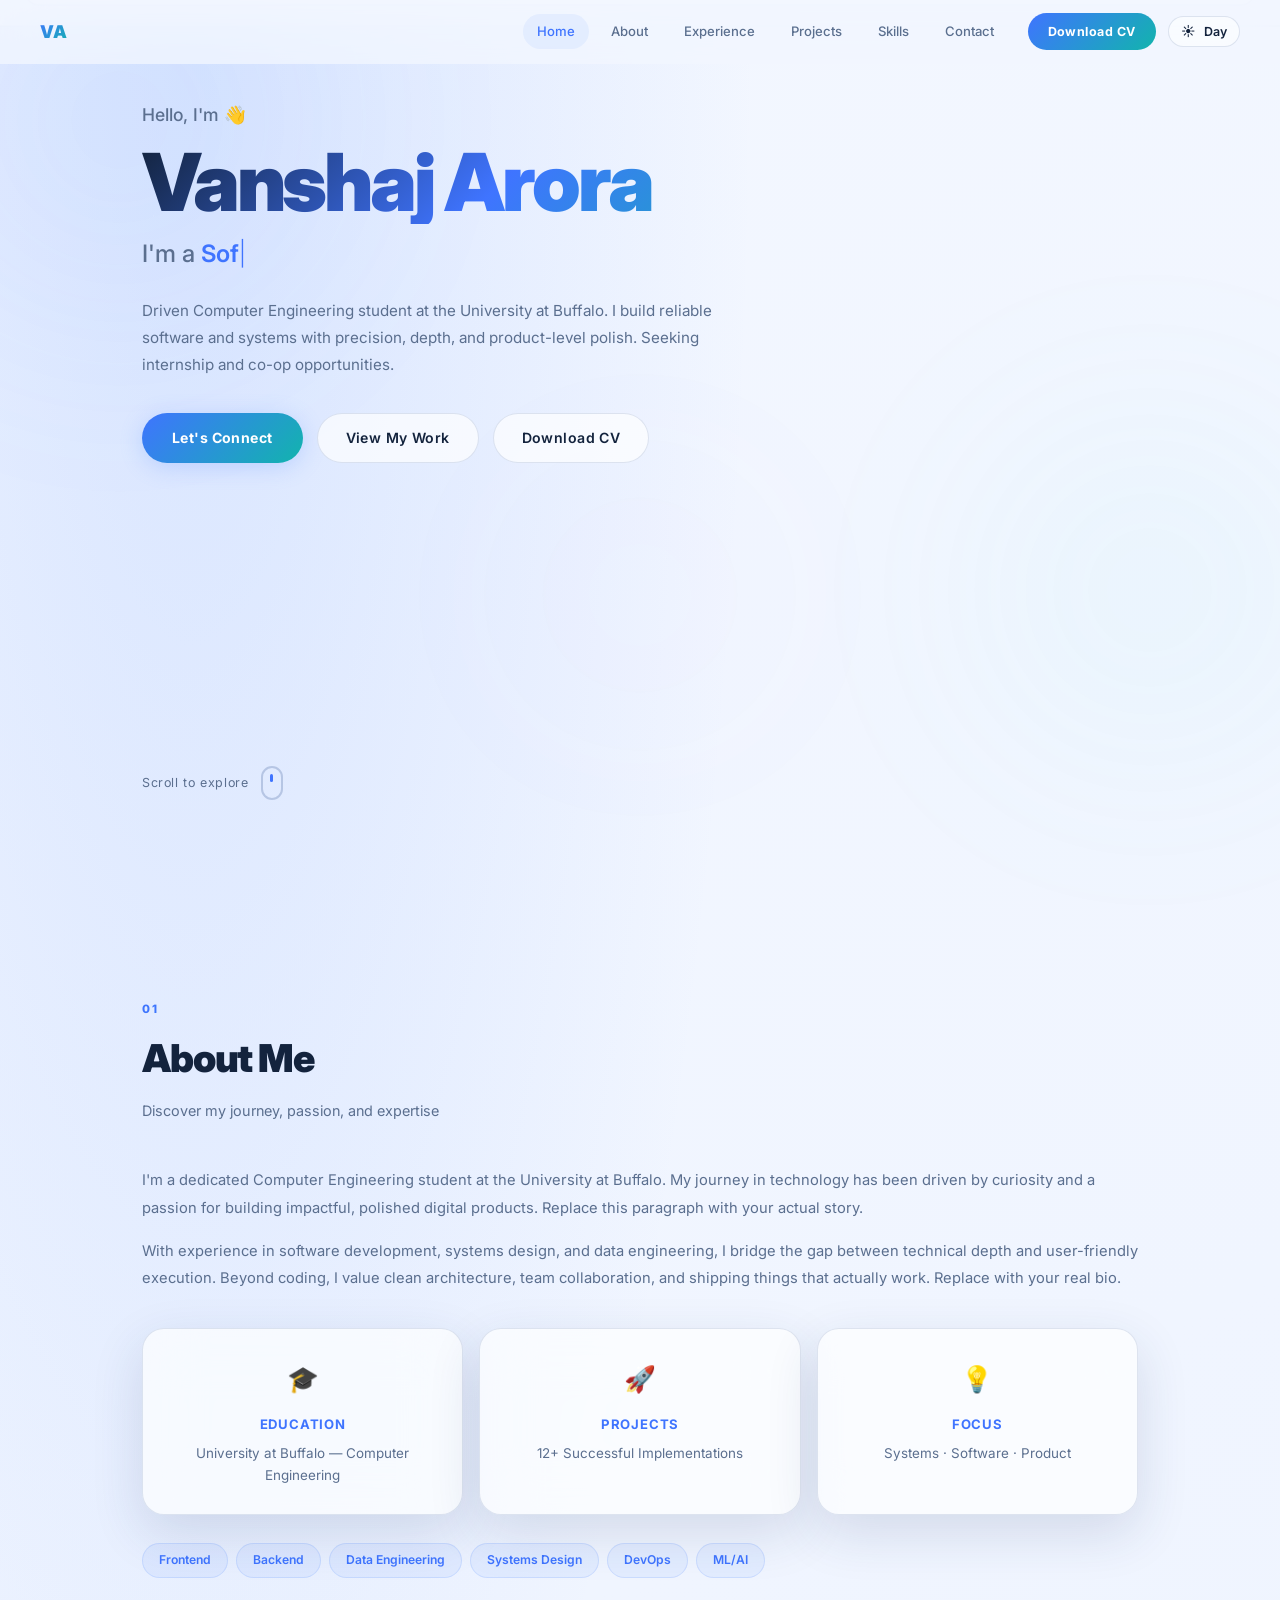
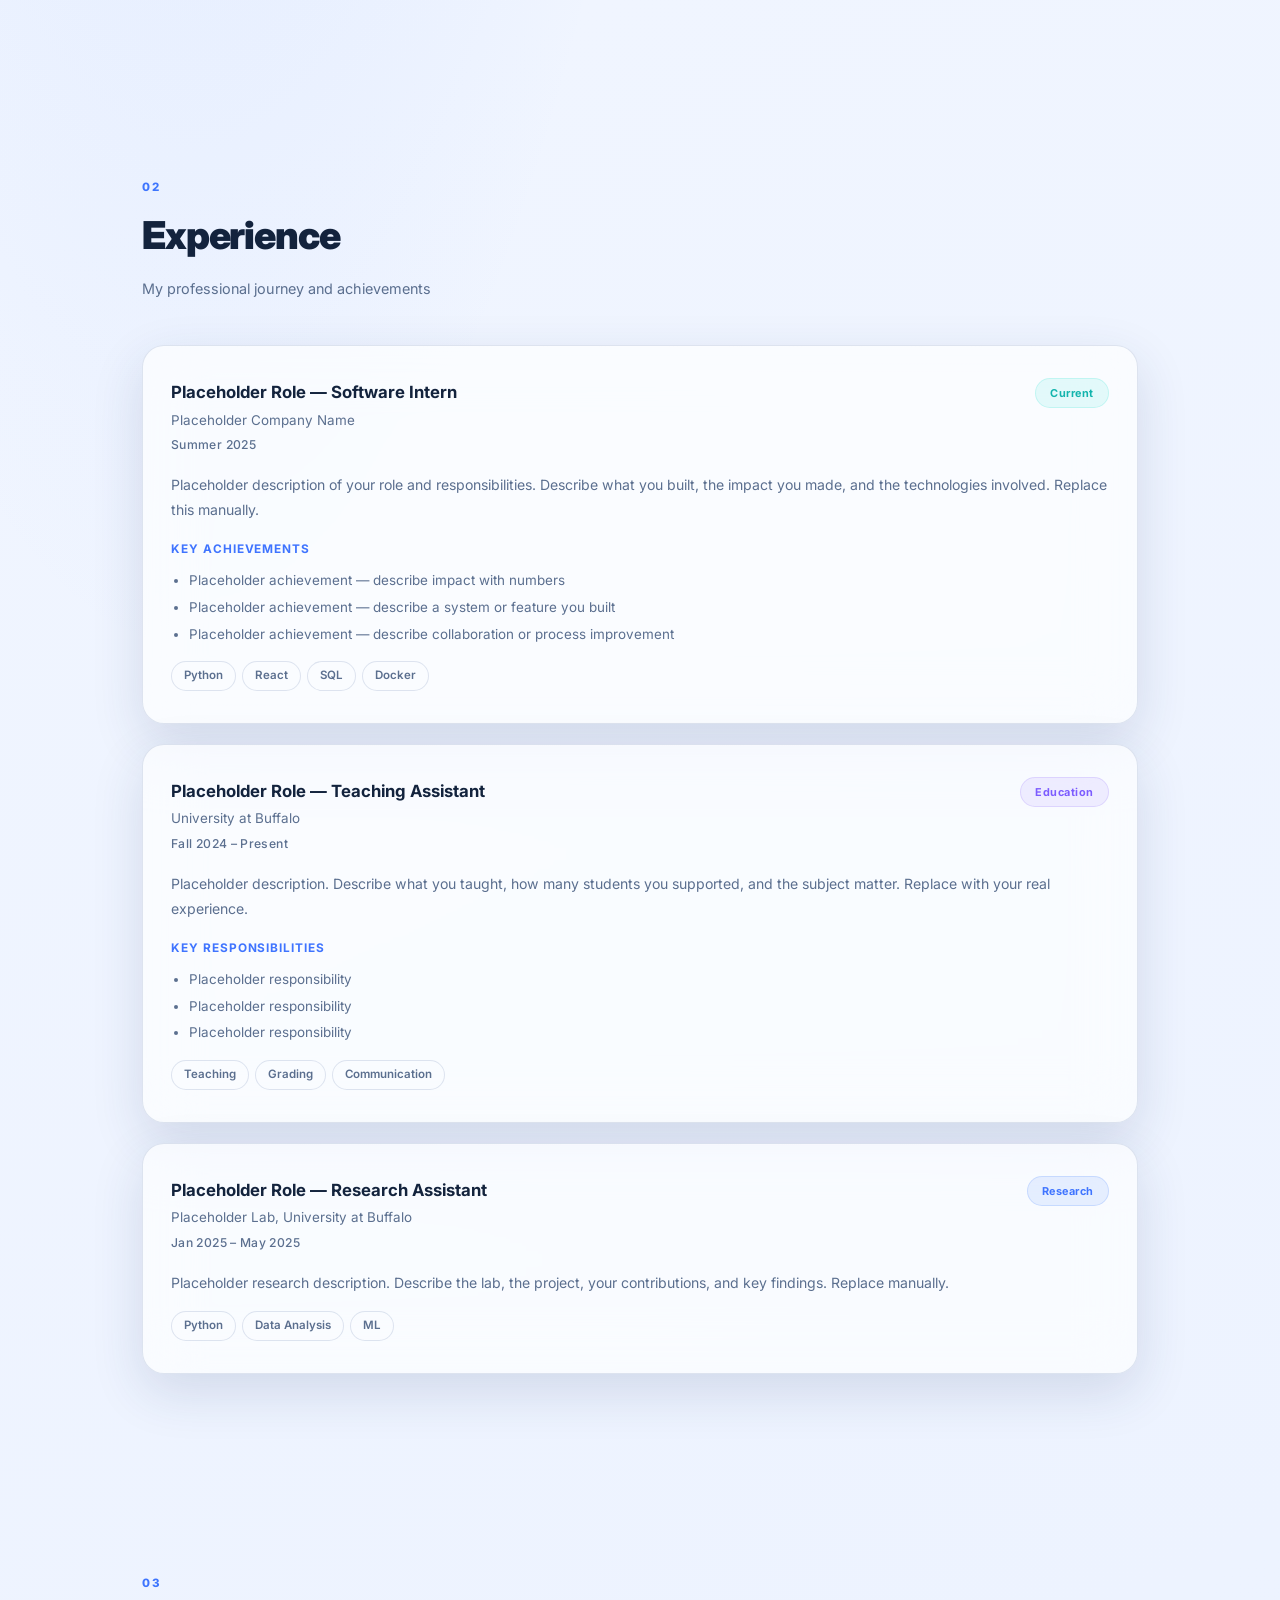
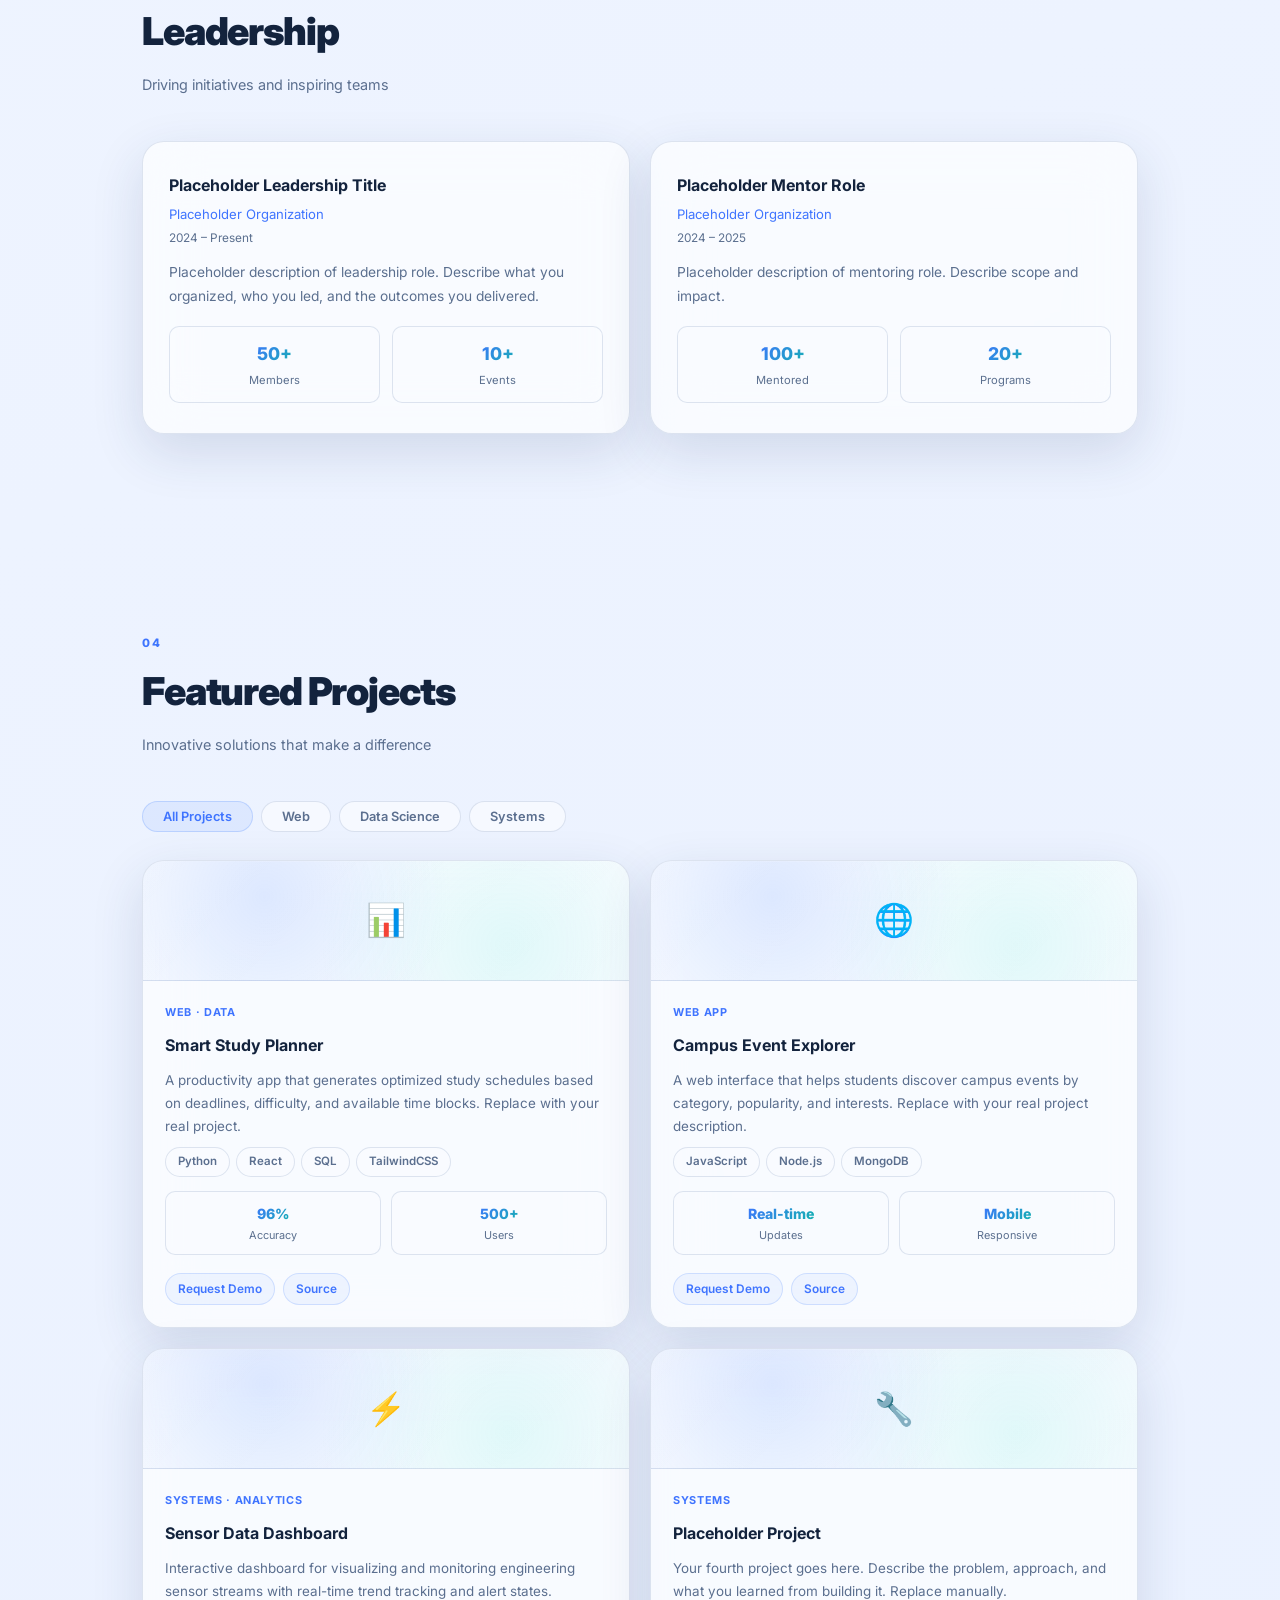
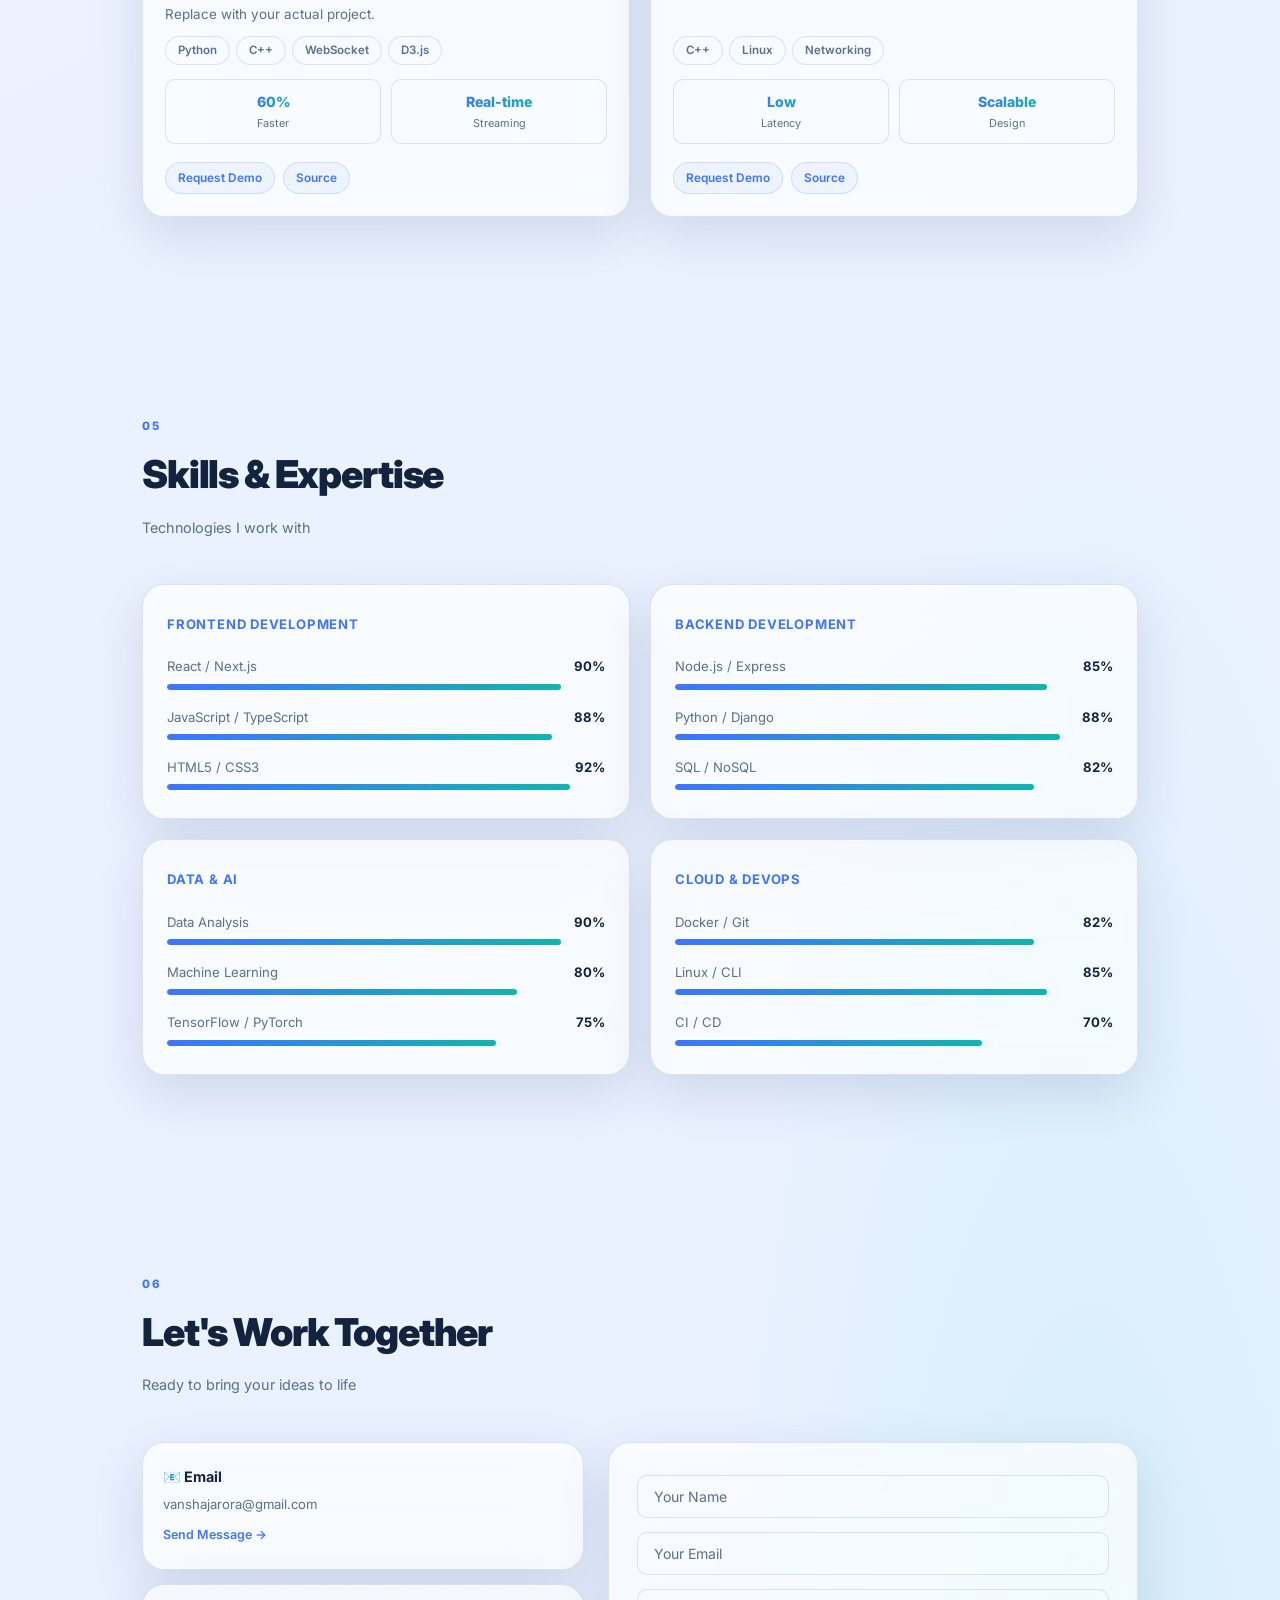
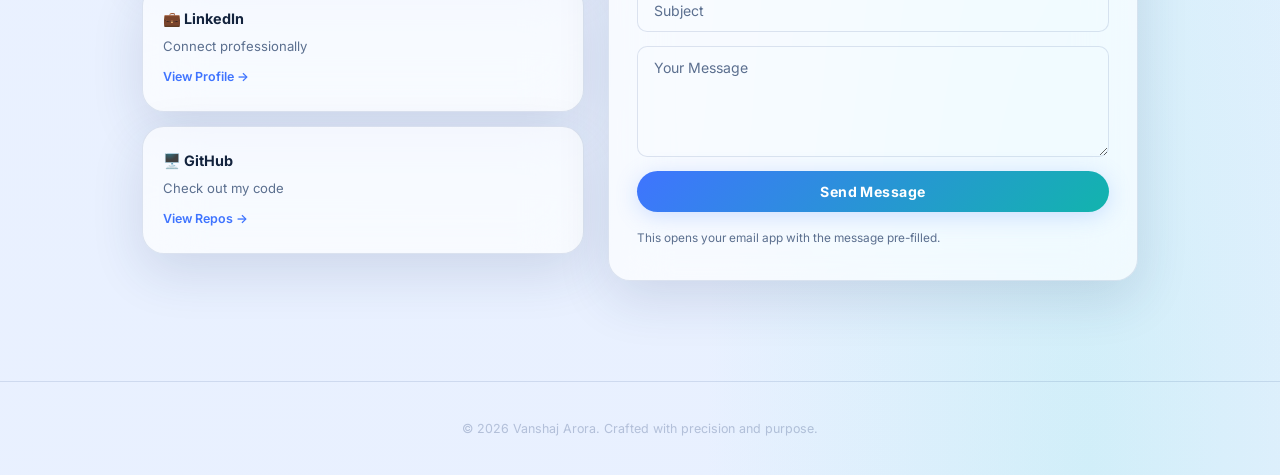
<file: index.html>
<!DOCTYPE html>
<html lang="en">
<head>
  <meta charset="UTF-8" />
  <meta name="viewport" content="width=device-width, initial-scale=1.0" />
  <title>Vanshaj Arora | Software Engineer</title>
  <script>
    (() => {
      const saved = localStorage.getItem("theme");
      const prefersLight = window.matchMedia && window.matchMedia("(prefers-color-scheme: light)").matches;
      const theme = saved || (prefersLight ? "light" : "dark");
      document.documentElement.setAttribute("data-theme", theme);
    })();
  </script>
  <link rel="preconnect" href="https://fonts.googleapis.com">
  <link rel="preconnect" href="https://fonts.gstatic.com" crossorigin>
  <link href="https://fonts.googleapis.com/css2?family=Inter:wght@300;400;500;600;700;800;900&display=swap" rel="stylesheet">
  <link rel="stylesheet" href="./style.css">
</head>
<body>

  <!-- ═══ SCROLL PROGRESS ═══ -->
  <div class="scroll-progress" id="scrollProgress"></div>

  <!-- ═══ CURSOR GLOW ═══ -->
  <div class="cursor-glow" id="cursorGlow" aria-hidden="true"></div>

  <!-- ═══ BACKGROUND ═══ -->
  <div class="bg-blur b1"></div>
  <div class="bg-blur b2"></div>
  <div class="bg-blur b3"></div>
  <div class="particle-overlay"></div>

  <!-- ═══ NAVBAR ═══ -->
  <header class="navbar" id="navbar">
    <a href="#hero" class="nav-logo">VA</a>
    <nav class="nav-links" id="navLinks">
      <a href="#hero" class="active">Home</a>
      <a href="#about">About</a>
      <a href="#experience">Experience</a>
      <a href="#projects">Projects</a>
      <a href="#skills">Skills</a>
      <a href="#contact">Contact</a>
    </nav>
    <div class="nav-right">
      <a href="Vanshaj CV.pdf" download class="nav-cv-btn">Download CV</a>
      <button class="theme-toggle" id="themeToggle" type="button" aria-label="Toggle day and night mode">
        <span class="theme-toggle-icon" id="themeToggleIcon">🌙</span>
        <span class="theme-toggle-label" id="themeToggleLabel">Night</span>
      </button>
      <button class="hamburger" id="hamburger" type="button" aria-label="Toggle menu">
        <span></span><span></span><span></span>
      </button>
    </div>
  </header>

  <!-- ═══ MOBILE NAV ═══ -->
  <div class="mobile-nav" id="mobileNav">
    <a href="#hero">Home</a>
    <a href="#about">About</a>
    <a href="#experience">Experience</a>
    <a href="#projects">Projects</a>
    <a href="#skills">Skills</a>
    <a href="#contact">Contact</a>
    <button class="theme-toggle theme-toggle-mobile" id="themeToggleMobile" type="button" aria-label="Toggle day and night mode">
      <span class="theme-toggle-icon" id="themeToggleIconMobile">🌙</span>
      <span class="theme-toggle-label" id="themeToggleLabelMobile">Night Mode</span>
    </button>
  </div>

  <main>

    <!-- ═══ 00 · HERO ═══ -->
    <section id="hero" class="sect sect-hero">
      <div class="hero-content reveal">
        <p class="hero-hello">Hello, I'm <span class="wave">👋</span></p>
        <h1 class="hero-name">Vanshaj Arora</h1>
        <p class="hero-typed">I'm a <span class="typed" id="typed"></span><span class="typed-cursor">|</span></p>
        <p class="hero-bio">
          Driven Computer Engineering student at the University at Buffalo.
          I build reliable software and systems with precision, depth, and product-level polish.
          Seeking internship and co-op opportunities.
        </p>
        <div class="hero-btns">
          <a href="#contact" class="btn-glow">Let's Connect</a>
          <a href="#projects" class="btn-outline">View My Work</a>
          <a href="Vanshaj CV.pdf" download class="btn-outline">Download CV</a>
        </div>
      </div>
      <div class="scroll-hint reveal">
        <span>Scroll to explore</span>
        <div class="scroll-mouse"><div class="scroll-dot"></div></div>
      </div>
    </section>

    <!-- ═══ 01 · ABOUT ═══ -->
    <section id="about" class="sect">
      <div class="sect-inner reveal">
        <p class="sect-num">01</p>
        <h2 class="sect-title">About Me</h2>
        <p class="sect-sub">Discover my journey, passion, and expertise</p>

        <div class="about-body">
          <p>
            I'm a dedicated Computer Engineering student at the University at Buffalo.
            My journey in technology has been driven by curiosity and a passion for building
            impactful, polished digital products. Replace this paragraph with your actual story.
          </p>
          <p>
            With experience in software development, systems design, and data engineering,
            I bridge the gap between technical depth and user-friendly execution.
            Beyond coding, I value clean architecture, team collaboration, and shipping
            things that actually work. Replace with your real bio.
          </p>
        </div>

        <div class="about-cards">
          <div class="about-card glass-card">
            <div class="about-card-icon">🎓</div>
            <h4>Education</h4>
            <p>University at Buffalo — Computer Engineering</p>
          </div>
          <div class="about-card glass-card">
            <div class="about-card-icon">🚀</div>
            <h4>Projects</h4>
            <p>12+ Successful Implementations</p>
          </div>
          <div class="about-card glass-card">
            <div class="about-card-icon">💡</div>
            <h4>Focus</h4>
            <p>Systems · Software · Product</p>
          </div>
        </div>

        <div class="about-pills">
          <span>Frontend</span>
          <span>Backend</span>
          <span>Data Engineering</span>
          <span>Systems Design</span>
          <span>DevOps</span>
          <span>ML/AI</span>
        </div>
      </div>
    </section>

    <!-- ═══ 02 · EXPERIENCE ═══ -->
    <section id="experience" class="sect">
      <div class="sect-inner reveal">
        <p class="sect-num">02</p>
        <h2 class="sect-title">Experience</h2>
        <p class="sect-sub">My professional journey and achievements</p>

        <div class="exp-list">

          <article class="exp-card glass-card">
            <div class="exp-header">
              <div>
                <h3>Placeholder Role — Software Intern</h3>
                <p class="exp-org">Placeholder Company Name</p>
                <p class="exp-date">Summer 2025</p>
              </div>
              <span class="exp-badge badge-current">Current</span>
            </div>
            <p class="exp-desc">
              Placeholder description of your role and responsibilities. Describe what you
              built, the impact you made, and the technologies involved. Replace this manually.
            </p>
            <div class="exp-highlights">
              <h4>Key Achievements</h4>
              <ul>
                <li>Placeholder achievement — describe impact with numbers</li>
                <li>Placeholder achievement — describe a system or feature you built</li>
                <li>Placeholder achievement — describe collaboration or process improvement</li>
              </ul>
            </div>
            <div class="pill-row">
              <span>Python</span><span>React</span><span>SQL</span><span>Docker</span>
            </div>
          </article>

          <article class="exp-card glass-card">
            <div class="exp-header">
              <div>
                <h3>Placeholder Role — Teaching Assistant</h3>
                <p class="exp-org">University at Buffalo</p>
                <p class="exp-date">Fall 2024 – Present</p>
              </div>
              <span class="exp-badge badge-edu">Education</span>
            </div>
            <p class="exp-desc">
              Placeholder description. Describe what you taught, how many students you
              supported, and the subject matter. Replace with your real experience.
            </p>
            <div class="exp-highlights">
              <h4>Key Responsibilities</h4>
              <ul>
                <li>Placeholder responsibility</li>
                <li>Placeholder responsibility</li>
                <li>Placeholder responsibility</li>
              </ul>
            </div>
            <div class="pill-row">
              <span>Teaching</span><span>Grading</span><span>Communication</span>
            </div>
          </article>

          <article class="exp-card glass-card">
            <div class="exp-header">
              <div>
                <h3>Placeholder Role — Research Assistant</h3>
                <p class="exp-org">Placeholder Lab, University at Buffalo</p>
                <p class="exp-date">Jan 2025 – May 2025</p>
              </div>
              <span class="exp-badge badge-research">Research</span>
            </div>
            <p class="exp-desc">
              Placeholder research description. Describe the lab, the project, your
              contributions, and key findings. Replace manually.
            </p>
            <div class="pill-row">
              <span>Python</span><span>Data Analysis</span><span>ML</span>
            </div>
          </article>

        </div>
      </div>
    </section>

    <!-- ═══ 03 · LEADERSHIP ═══ -->
    <section id="leadership" class="sect">
      <div class="sect-inner reveal">
        <p class="sect-num">03</p>
        <h2 class="sect-title">Leadership</h2>
        <p class="sect-sub">Driving initiatives and inspiring teams</p>

        <div class="lead-grid">

          <article class="lead-card glass-card">
            <h3>Placeholder Leadership Title</h3>
            <p class="lead-org">Placeholder Organization</p>
            <p class="lead-date">2024 – Present</p>
            <p class="lead-desc">
              Placeholder description of leadership role. Describe what you organized,
              who you led, and the outcomes you delivered.
            </p>
            <div class="lead-stats">
              <div class="lead-stat">
                <strong>50+</strong>
                <span>Members</span>
              </div>
              <div class="lead-stat">
                <strong>10+</strong>
                <span>Events</span>
              </div>
            </div>
          </article>

          <article class="lead-card glass-card">
            <h3>Placeholder Mentor Role</h3>
            <p class="lead-org">Placeholder Organization</p>
            <p class="lead-date">2024 – 2025</p>
            <p class="lead-desc">
              Placeholder description of mentoring role. Describe scope and impact.
            </p>
            <div class="lead-stats">
              <div class="lead-stat">
                <strong>100+</strong>
                <span>Mentored</span>
              </div>
              <div class="lead-stat">
                <strong>20+</strong>
                <span>Programs</span>
              </div>
            </div>
          </article>

        </div>
      </div>
    </section>

    <!-- ═══ 04 · PROJECTS ═══ -->
    <section id="projects" class="sect">
      <div class="sect-inner reveal">
        <p class="sect-num">04</p>
        <h2 class="sect-title">Featured Projects</h2>
        <p class="sect-sub">Innovative solutions that make a difference</p>

        <div class="proj-filters">
          <button class="proj-filter active" data-filter="all" type="button">All Projects</button>
          <button class="proj-filter" data-filter="web" type="button">Web</button>
          <button class="proj-filter" data-filter="data" type="button">Data Science</button>
          <button class="proj-filter" data-filter="systems" type="button">Systems</button>
        </div>

        <div class="proj-grid">

          <article class="proj-card glass-card" data-cat="web data">
            <div class="proj-visual">
              <div class="proj-icon">📊</div>
            </div>
            <div class="proj-body">
              <span class="proj-tag">Web · Data</span>
              <h3>Smart Study Planner</h3>
              <p>
                A productivity app that generates optimized study schedules based on deadlines,
                difficulty, and available time blocks. Replace with your real project.
              </p>
              <div class="pill-row">
                <span>Python</span><span>React</span><span>SQL</span><span>TailwindCSS</span>
              </div>
              <div class="proj-stats">
                <div class="proj-stat"><strong>96%</strong><span>Accuracy</span></div>
                <div class="proj-stat"><strong>500+</strong><span>Users</span></div>
              </div>
              <div class="proj-actions">
                <a href="#contact">Request Demo</a>
                <a href="#" onclick="return false;">Source</a>
              </div>
            </div>
          </article>

          <article class="proj-card glass-card" data-cat="web">
            <div class="proj-visual">
              <div class="proj-icon">🌐</div>
            </div>
            <div class="proj-body">
              <span class="proj-tag">Web App</span>
              <h3>Campus Event Explorer</h3>
              <p>
                A web interface that helps students discover campus events by category,
                popularity, and interests. Replace with your real project description.
              </p>
              <div class="pill-row">
                <span>JavaScript</span><span>Node.js</span><span>MongoDB</span>
              </div>
              <div class="proj-stats">
                <div class="proj-stat"><strong>Real-time</strong><span>Updates</span></div>
                <div class="proj-stat"><strong>Mobile</strong><span>Responsive</span></div>
              </div>
              <div class="proj-actions">
                <a href="#contact">Request Demo</a>
                <a href="#" onclick="return false;">Source</a>
              </div>
            </div>
          </article>

          <article class="proj-card glass-card" data-cat="systems data">
            <div class="proj-visual">
              <div class="proj-icon">⚡</div>
            </div>
            <div class="proj-body">
              <span class="proj-tag">Systems · Analytics</span>
              <h3>Sensor Data Dashboard</h3>
              <p>
                Interactive dashboard for visualizing and monitoring engineering sensor streams
                with real-time trend tracking and alert states. Replace with your actual project.
              </p>
              <div class="pill-row">
                <span>Python</span><span>C++</span><span>WebSocket</span><span>D3.js</span>
              </div>
              <div class="proj-stats">
                <div class="proj-stat"><strong>60%</strong><span>Faster</span></div>
                <div class="proj-stat"><strong>Real-time</strong><span>Streaming</span></div>
              </div>
              <div class="proj-actions">
                <a href="#contact">Request Demo</a>
                <a href="#" onclick="return false;">Source</a>
              </div>
            </div>
          </article>

          <article class="proj-card glass-card" data-cat="systems">
            <div class="proj-visual">
              <div class="proj-icon">🔧</div>
            </div>
            <div class="proj-body">
              <span class="proj-tag">Systems</span>
              <h3>Placeholder Project</h3>
              <p>
                Your fourth project goes here. Describe the problem, approach,
                and what you learned from building it. Replace manually.
              </p>
              <div class="pill-row">
                <span>C++</span><span>Linux</span><span>Networking</span>
              </div>
              <div class="proj-stats">
                <div class="proj-stat"><strong>Low</strong><span>Latency</span></div>
                <div class="proj-stat"><strong>Scalable</strong><span>Design</span></div>
              </div>
              <div class="proj-actions">
                <a href="#contact">Request Demo</a>
                <a href="#" onclick="return false;">Source</a>
              </div>
            </div>
          </article>

        </div>
      </div>
    </section>

    <!-- ═══ 05 · SKILLS ═══ -->
    <section id="skills" class="sect">
      <div class="sect-inner reveal">
        <p class="sect-num">05</p>
        <h2 class="sect-title">Skills &amp; Expertise</h2>
        <p class="sect-sub">Technologies I work with</p>

        <div class="skills-grid">

          <div class="skill-block glass-card">
            <h3>Frontend Development</h3>
            <div class="skill-bar-group">
              <div class="skill-bar-item">
                <div class="skill-bar-top"><span>React / Next.js</span><span>90%</span></div>
                <div class="skill-bar-track"><div class="skill-bar-fill" style="--w:90%"></div></div>
              </div>
              <div class="skill-bar-item">
                <div class="skill-bar-top"><span>JavaScript / TypeScript</span><span>88%</span></div>
                <div class="skill-bar-track"><div class="skill-bar-fill" style="--w:88%"></div></div>
              </div>
              <div class="skill-bar-item">
                <div class="skill-bar-top"><span>HTML5 / CSS3</span><span>92%</span></div>
                <div class="skill-bar-track"><div class="skill-bar-fill" style="--w:92%"></div></div>
              </div>
            </div>
          </div>

          <div class="skill-block glass-card">
            <h3>Backend Development</h3>
            <div class="skill-bar-group">
              <div class="skill-bar-item">
                <div class="skill-bar-top"><span>Node.js / Express</span><span>85%</span></div>
                <div class="skill-bar-track"><div class="skill-bar-fill" style="--w:85%"></div></div>
              </div>
              <div class="skill-bar-item">
                <div class="skill-bar-top"><span>Python / Django</span><span>88%</span></div>
                <div class="skill-bar-track"><div class="skill-bar-fill" style="--w:88%"></div></div>
              </div>
              <div class="skill-bar-item">
                <div class="skill-bar-top"><span>SQL / NoSQL</span><span>82%</span></div>
                <div class="skill-bar-track"><div class="skill-bar-fill" style="--w:82%"></div></div>
              </div>
            </div>
          </div>

          <div class="skill-block glass-card">
            <h3>Data &amp; AI</h3>
            <div class="skill-bar-group">
              <div class="skill-bar-item">
                <div class="skill-bar-top"><span>Data Analysis</span><span>90%</span></div>
                <div class="skill-bar-track"><div class="skill-bar-fill" style="--w:90%"></div></div>
              </div>
              <div class="skill-bar-item">
                <div class="skill-bar-top"><span>Machine Learning</span><span>80%</span></div>
                <div class="skill-bar-track"><div class="skill-bar-fill" style="--w:80%"></div></div>
              </div>
              <div class="skill-bar-item">
                <div class="skill-bar-top"><span>TensorFlow / PyTorch</span><span>75%</span></div>
                <div class="skill-bar-track"><div class="skill-bar-fill" style="--w:75%"></div></div>
              </div>
            </div>
          </div>

          <div class="skill-block glass-card">
            <h3>Cloud &amp; DevOps</h3>
            <div class="skill-bar-group">
              <div class="skill-bar-item">
                <div class="skill-bar-top"><span>Docker / Git</span><span>82%</span></div>
                <div class="skill-bar-track"><div class="skill-bar-fill" style="--w:82%"></div></div>
              </div>
              <div class="skill-bar-item">
                <div class="skill-bar-top"><span>Linux / CLI</span><span>85%</span></div>
                <div class="skill-bar-track"><div class="skill-bar-fill" style="--w:85%"></div></div>
              </div>
              <div class="skill-bar-item">
                <div class="skill-bar-top"><span>CI / CD</span><span>70%</span></div>
                <div class="skill-bar-track"><div class="skill-bar-fill" style="--w:70%"></div></div>
              </div>
            </div>
          </div>

        </div>
      </div>
    </section>

    <!-- ═══ 06 · CONTACT ═══ -->
    <section id="contact" class="sect">
      <div class="sect-inner reveal">
        <p class="sect-num">06</p>
        <h2 class="sect-title">Let's Work Together</h2>
        <p class="sect-sub">Ready to bring your ideas to life</p>

        <div class="contact-grid">

          <div class="contact-links">
            <a href="mailto:vanshajarora@gmail.com" class="contact-link-card glass-card">
              <h4>📧 Email</h4>
              <p>vanshajarora@gmail.com</p>
              <span class="cl-action">Send Message →</span>
            </a>
            <a href="https://linkedin.com/in/vanshaj" target="_blank" rel="noopener" class="contact-link-card glass-card">
              <h4>💼 LinkedIn</h4>
              <p>Connect professionally</p>
              <span class="cl-action">View Profile →</span>
            </a>
            <a href="https://github.com/vanshaj" target="_blank" rel="noopener" class="contact-link-card glass-card">
              <h4>🖥️ GitHub</h4>
              <p>Check out my code</p>
              <span class="cl-action">View Repos →</span>
            </a>
          </div>

          <form class="contact-form glass-card" id="contactForm">
            <input type="text" placeholder="Your Name" required />
            <input type="email" placeholder="Your Email" required />
            <input type="text" placeholder="Subject" />
            <textarea placeholder="Your Message" rows="5" required></textarea>
            <button type="submit" class="btn-glow">Send Message</button>
            <p class="form-note" id="formNote">This opens your email app with the message pre-filled.</p>
          </form>

        </div>
      </div>
    </section>

  </main>

  <footer>
    <p>&copy; 2026 Vanshaj Arora. Crafted with precision and purpose.</p>
  </footer>

  <!-- Back to top -->
  <button class="back-to-top" id="backToTop" aria-label="Back to top" type="button">↑</button>

  <script>
    /* ── REFS ── */
    const $ = (s) => document.querySelector(s);
    const $$ = (s) => document.querySelectorAll(s);
    const navbar          = $("#navbar");
    const hamburger       = $("#hamburger");
    const mobileNav       = $("#mobileNav");
    const navLinks        = $$(".nav-links a, .mobile-nav a");
    const scrollProgress  = $("#scrollProgress");
    const cursorGlow      = $("#cursorGlow");
    const backToTop       = $("#backToTop");
    const revealEls       = $$(".reveal");
    const filterBtns      = $$(".proj-filter");
    const projCards       = $$(".proj-card");
    const skillBars       = $$(".skill-bar-fill");
    const contactForm     = $("#contactForm");
    const formNote        = $("#formNote");
    const themeToggle     = $("#themeToggle");
    const themeToggleIcon = $("#themeToggleIcon");
    const themeToggleLabel = $("#themeToggleLabel");
    const themeToggleMobile = $("#themeToggleMobile");
    const themeToggleIconMobile = $("#themeToggleIconMobile");
    const themeToggleLabelMobile = $("#themeToggleLabelMobile");
    const reduced         = window.matchMedia("(prefers-reduced-motion: reduce)").matches;

    /* ── TYPED EFFECT ── */
    const roles = [
      "Software Engineer",
      "Computer Engineering Student",
      "Systems Thinker",
      "Product Builder",
      "Full Stack Developer"
    ];
    let roleIdx = 0, charIdx = 0, deleting = false;
    const typedEl = $("#typed");
    function typeLoop() {
      const current = roles[roleIdx];
      if (!deleting) {
        typedEl.textContent = current.substring(0, ++charIdx);
        if (charIdx === current.length) { deleting = true; setTimeout(typeLoop, 1800); return; }
        setTimeout(typeLoop, 70);
      } else {
        typedEl.textContent = current.substring(0, --charIdx);
        if (charIdx === 0) { deleting = false; roleIdx = (roleIdx + 1) % roles.length; setTimeout(typeLoop, 400); return; }
        setTimeout(typeLoop, 40);
      }
    }
    typeLoop();

    /* ── SCROLL ── */
    const sections = $$("section[id]");
    function onScroll() {
      const sy = window.scrollY;
      navbar.classList.toggle("scrolled", sy > 40);
      backToTop.classList.toggle("visible", sy > 500);
      const dh = document.documentElement.scrollHeight - window.innerHeight;
      if (scrollProgress) scrollProgress.style.width = dh > 0 ? `${(sy / dh) * 100}%` : "0%";

      let current = "";
      sections.forEach((s) => {
        if (sy >= s.offsetTop - 200) current = s.id;
      });
      navLinks.forEach((a) => {
        a.classList.toggle("active", a.getAttribute("href") === `#${current}`);
      });
    }
    window.addEventListener("scroll", onScroll, { passive: true });
    onScroll();

    /* ── HAMBURGER ── */
    hamburger?.addEventListener("click", () => {
      hamburger.classList.toggle("open");
      mobileNav?.classList.toggle("open");
    });
    $$(".mobile-nav a").forEach((a) => a.addEventListener("click", () => {
      hamburger?.classList.remove("open");
      mobileNav?.classList.remove("open");
    }));

    /* ── BACK TO TOP ── */
    backToTop?.addEventListener("click", () => window.scrollTo({ top: 0, behavior: "smooth" }));

    /* ── CURSOR GLOW ── */
    if (cursorGlow && !reduced) {
      window.addEventListener("pointermove", (e) => {
        cursorGlow.style.transform = `translate(${e.clientX - 140}px,${e.clientY - 140}px)`;
      });
    }

    /* ── THEME TOGGLE ── */
    const setTheme = (theme) => {
      const isLight = theme === "light";
      document.documentElement.setAttribute("data-theme", isLight ? "light" : "dark");
      localStorage.setItem("theme", isLight ? "light" : "dark");
      if (themeToggleIcon) themeToggleIcon.textContent = isLight ? "☀️" : "🌙";
      if (themeToggleLabel) themeToggleLabel.textContent = isLight ? "Day" : "Night";
      if (themeToggleIconMobile) themeToggleIconMobile.textContent = isLight ? "☀️" : "🌙";
      if (themeToggleLabelMobile) themeToggleLabelMobile.textContent = isLight ? "Day Mode" : "Night Mode";
    };
    const currentTheme = document.documentElement.getAttribute("data-theme") || "dark";
    setTheme(currentTheme);
    const toggleTheme = () => {
      const now = document.documentElement.getAttribute("data-theme") || "dark";
      setTheme(now === "dark" ? "light" : "dark");
    };
    themeToggle?.addEventListener("click", toggleTheme);
    themeToggleMobile?.addEventListener("click", toggleTheme);

    /* ── REVEAL ── */
    if (!reduced) {
      const rObs = new IntersectionObserver((entries) => {
        entries.forEach((e) => { if (e.isIntersecting) { e.target.classList.add("revealed"); rObs.unobserve(e.target); } });
      }, { threshold: 0.12 });
      revealEls.forEach((el) => rObs.observe(el));

      const sObs = new IntersectionObserver((entries) => {
        entries.forEach((e) => { if (e.isIntersecting) { e.target.classList.add("filled"); sObs.unobserve(e.target); } });
      }, { threshold: 0.3 });
      skillBars.forEach((b) => sObs.observe(b));
    } else {
      revealEls.forEach((el) => el.classList.add("revealed"));
      skillBars.forEach((b) => b.classList.add("filled"));
    }

    /* ── PROJECT FILTER ── */
    filterBtns.forEach((btn) => {
      btn.addEventListener("click", () => {
        const f = btn.dataset.filter;
        filterBtns.forEach((b) => b.classList.remove("active"));
        btn.classList.add("active");
        projCards.forEach((c) => {
          const cat = c.dataset.cat || "";
          c.classList.toggle("hidden", f !== "all" && !cat.includes(f));
        });
      });
    });

    /* ── SMOOTH INTERNAL LINKS ── */
    $$("a[href^='#']").forEach((anchor) => {
      anchor.addEventListener("click", (e) => {
        const href = anchor.getAttribute("href");
        if (!href || href === "#") return;
        const target = document.querySelector(href);
        if (!target) return;
        e.preventDefault();
        const y = target.getBoundingClientRect().top + window.scrollY - 72;
        window.scrollTo({ top: y, behavior: "smooth" });
      });
    });

    /* ── CONTACT FORM (REAL ACTION) ── */
    contactForm?.addEventListener("submit", (e) => {
      e.preventDefault();
      const fields = contactForm.querySelectorAll("input, textarea");
      const name = fields[0].value.trim();
      const email = fields[1].value.trim();
      const subject = fields[2].value.trim() || "Portfolio Inquiry";
      const message = fields[3].value.trim();
      const body = encodeURIComponent(`Name: ${name}\nEmail: ${email}\n\n${message}`);
      window.location.href = `mailto:vanshajarora@gmail.com?subject=${encodeURIComponent(subject)}&body=${body}`;
      if (formNote) formNote.textContent = "Opening your email app...";
    });
  </script>

</body>
</html>
</file>
<file: style.css>
/* ================================================================
   VANSHAJ ARORA PORTFOLIO — Apple Glass × Atharva-style UI
   ================================================================ */

:root {
  --bg:         #060a14;
  --bg2:        #0b1121;
  --bg3:        #10182e;
  --glow-1:     rgba(100,155,255,.14);
  --glow-2:     rgba(88,230,217,.09);
  --text:       #e4eaf6;
  --muted:      #7d8fb3;
  --primary:    #6c9bff;
  --secondary:  #58e6d9;
  --accent:     #a78bfa;
  --glass:      rgba(255,255,255,0.05);
  --glass2:     rgba(255,255,255,0.03);
  --glass-h:    rgba(255,255,255,0.08);
  --border:     rgba(255,255,255,0.08);
  --border-h:   rgba(255,255,255,0.14);
  --shadow:     0 24px 72px rgba(0,0,0,0.6);
  --shadow-sm:  0 8px 32px rgba(0,0,0,0.4);
  --nav-bg:     rgba(6,10,20,.6);
  --nav-bg-sc:  rgba(6,10,20,.88);
  --btn-on-primary: #060a14;
  --r-lg:       22px;
  --r-md:       14px;
  --r-sm:       10px;
  --r-pill:     999px;
  --ease:       cubic-bezier(.4,0,.2,1);
  --t:          .28s var(--ease);
}

html[data-theme="light"] {
  --bg:         #f3f7ff;
  --bg2:        #edf3ff;
  --bg3:        #e8f0ff;
  --glow-1:     rgba(108,155,255,.2);
  --glow-2:     rgba(88,230,217,.16);
  --text:       #13233d;
  --muted:      #5b6f8f;
  --primary:    #3f74ff;
  --secondary:  #12b4ad;
  --accent:     #7c5cff;
  --glass:      rgba(255,255,255,0.68);
  --glass2:     rgba(255,255,255,0.52);
  --glass-h:    rgba(255,255,255,0.82);
  --border:     rgba(45,78,141,0.14);
  --border-h:   rgba(45,78,141,0.24);
  --shadow:     0 18px 52px rgba(35,58,103,0.14);
  --shadow-sm:  0 8px 24px rgba(35,58,103,0.1);
  --nav-bg:     rgba(243,247,255,.78);
  --nav-bg-sc:  rgba(243,247,255,.93);
  --btn-on-primary: #ffffff;
}

*, *::before, *::after { box-sizing: border-box; margin: 0; padding: 0; }

html { scroll-behavior: smooth; -webkit-font-smoothing: antialiased; }

body {
  font-family: 'Inter', -apple-system, BlinkMacSystemFont, 'Segoe UI', sans-serif;
  background: var(--bg);
  background-image:
    radial-gradient(ellipse 80% 60% at 15% 0%,  var(--glow-1) 0%, transparent 55%),
    radial-gradient(ellipse 60% 50% at 85% 100%, var(--glow-2) 0%, transparent 50%),
    linear-gradient(155deg, var(--bg) 0%, var(--bg2) 50%, var(--bg3) 100%);
  color: var(--text);
  line-height: 1.7;
  overflow-x: hidden;
  transition: background-color .35s var(--ease), color .35s var(--ease);
}

a { color: inherit; text-decoration: none; }
ul { list-style: none; }
img, svg { display: block; max-width: 100%; }
button { font-family: inherit; }

/* ── SCROLL PROGRESS ───────────────────────────────────────────── */
.scroll-progress {
  position: fixed; top: 0; left: 0; height: 2.5px; width: 0%; z-index: 300;
  background: linear-gradient(90deg, var(--primary), var(--secondary), var(--accent));
  box-shadow: 0 0 20px rgba(108,155,255,.7);
}

/* ── CURSOR GLOW ───────────────────────────────────────────────── */
.cursor-glow {
  position: fixed; width: 280px; height: 280px; border-radius: 50%;
  pointer-events: none; z-index: 0;
  background: radial-gradient(circle, rgba(108,155,255,.18) 0%, rgba(108,155,255,.03) 36%, transparent 70%);
  mix-blend-mode: screen; filter: blur(6px);
  transform: translate(-999px,-999px);
  transition: transform .07s linear;
}

/* ── BACKGROUND ────────────────────────────────────────────────── */
.bg-blur {
  position: fixed; border-radius: 50%; filter: blur(110px);
  pointer-events: none; z-index: 0; opacity: .2;
}
.b1 { width: 600px; height: 600px; background: radial-gradient(circle, rgba(100,155,255,.5), transparent 70%); top: -180px; left: -180px; }
.b2 { width: 500px; height: 500px; background: radial-gradient(circle, rgba(88,230,217,.4), transparent 70%); bottom: 60px; right: -120px; }
.b3 { width: 380px; height: 380px; background: radial-gradient(circle, rgba(167,139,250,.35), transparent 70%); top: 45%; left: 50%; transform: translateX(-50%); opacity: .12; }

.particle-overlay {
  position: fixed; inset: 0; z-index: 0; pointer-events: none;
  background-image:
    radial-gradient(1px 1px at 12% 24%, rgba(255,255,255,.2) 0%, transparent 100%),
    radial-gradient(1px 1px at 68% 10%, rgba(255,255,255,.17) 0%, transparent 100%),
    radial-gradient(1.5px 1.5px at 52% 62%, rgba(255,255,255,.12) 0%, transparent 100%),
    radial-gradient(1px 1px at 84% 74%, rgba(255,255,255,.15) 0%, transparent 100%),
    radial-gradient(1px 1px at 30% 92%, rgba(255,255,255,.11) 0%, transparent 100%);
}

/* ── NAVBAR ────────────────────────────────────────────────────── */
.navbar {
  position: fixed; top: 0; left: 0; right: 0; z-index: 200;
  display: flex; align-items: center; gap: 0;
  height: 64px; padding: 0 40px;
  background: var(--nav-bg);
  backdrop-filter: blur(24px) saturate(1.5);
  -webkit-backdrop-filter: blur(24px) saturate(1.5);
  border-bottom: 1px solid transparent;
  transition: var(--t);
}
.navbar.scrolled {
  background: var(--nav-bg-sc);
  border-bottom-color: var(--border);
  box-shadow: 0 4px 30px rgba(0,0,0,.5);
}
.nav-logo {
  font-size: 1.1rem; font-weight: 900; letter-spacing: .06em;
  background: linear-gradient(135deg, var(--primary), var(--secondary));
  -webkit-background-clip: text; background-clip: text;
  -webkit-text-fill-color: transparent;
  margin-right: auto;
}
.nav-links { display: flex; gap: 8px; margin-right: 20px; }
.nav-links a {
  font-size: .82rem; font-weight: 500; color: var(--muted);
  padding: 6px 14px; border-radius: var(--r-pill);
  transition: var(--t); position: relative;
}
.nav-links a:hover { color: var(--text); }
.nav-links a.active {
  color: var(--primary);
  background: rgba(108,155,255,.1);
}
.nav-right { display: flex; align-items: center; gap: 12px; }
.nav-cv-btn {
  font-size: .78rem; font-weight: 700; letter-spacing: .04em;
  padding: 8px 20px; border-radius: var(--r-pill);
  background: linear-gradient(135deg, var(--primary), var(--secondary));
  color: var(--btn-on-primary); transition: var(--t);
}
.nav-cv-btn:hover { transform: scale(1.04); box-shadow: 0 4px 20px rgba(108,155,255,.35); }

.theme-toggle {
  display: inline-flex;
  align-items: center;
  gap: 8px;
  padding: 7px 12px;
  border-radius: var(--r-pill);
  border: 1px solid var(--border);
  background: var(--glass2);
  color: var(--text);
  font-size: .78rem;
  font-weight: 600;
  cursor: pointer;
  transition: var(--t);
}
.theme-toggle:hover {
  background: var(--glass-h);
  border-color: var(--border-h);
}
.theme-toggle-icon { font-size: .85rem; line-height: 1; }
.theme-toggle-mobile {
  margin-top: 10px;
  justify-content: center;
}

/* hamburger */
.hamburger {
  display: none; flex-direction: column; gap: 5px;
  background: none; border: none; cursor: pointer; padding: 6px;
}
.hamburger span {
  display: block; width: 22px; height: 2px;
  background: var(--text); border-radius: 2px;
  transition: var(--t);
}
.hamburger.open span:nth-child(1) { transform: translateY(7px) rotate(45deg); }
.hamburger.open span:nth-child(2) { opacity: 0; }
.hamburger.open span:nth-child(3) { transform: translateY(-7px) rotate(-45deg); }

.mobile-nav {
  position: fixed; top: 64px; left: 0; right: 0; z-index: 190;
  display: flex; flex-direction: column;
  background: var(--nav-bg-sc);
  backdrop-filter: blur(24px);
  -webkit-backdrop-filter: blur(24px);
  border-bottom: 1px solid var(--border);
  padding: 12px 24px 20px;
  transform: translateY(-110%);
  transition: transform .35s var(--ease);
}
.mobile-nav.open { transform: translateY(0); }
.mobile-nav a {
  padding: 12px 8px; font-size: .92rem; font-weight: 500; color: var(--muted);
  border-bottom: 1px solid var(--border);
  transition: color var(--t);
}
.mobile-nav a:last-child { border: none; }
.mobile-nav a:hover, .mobile-nav a.active { color: var(--primary); }

/* ── LAYOUT ────────────────────────────────────────────────────── */
main { position: relative; z-index: 1; }

.sect {
  max-width: 1060px;
  margin: 0 auto;
  padding: 100px 32px;
  min-height: 50vh;
}
.sect-hero { min-height: 100vh; display: flex; flex-direction: column; justify-content: center; padding-top: 100px; }

.sect-num {
  font-size: .72rem; font-weight: 800; letter-spacing: .16em;
  background: linear-gradient(135deg, var(--primary), var(--secondary));
  -webkit-background-clip: text; background-clip: text;
  -webkit-text-fill-color: transparent;
  margin-bottom: 6px;
}
.sect-title {
  font-size: clamp(1.6rem, 4vw, 2.4rem); font-weight: 900;
  letter-spacing: -.03em; color: var(--text); margin-bottom: 8px;
}
.sect-sub {
  font-size: .9rem; color: var(--muted); margin-bottom: 44px;
}

/* ── GLASS CARD (base) ─────────────────────────────────────────── */
.glass-card {
  background: var(--glass);
  backdrop-filter: blur(28px) saturate(1.3);
  -webkit-backdrop-filter: blur(28px) saturate(1.3);
  border: 1px solid var(--border);
  border-radius: var(--r-lg);
  box-shadow: var(--shadow);
  position: relative; overflow: hidden;
  transition: var(--t);
}
.glass-card::before {
  content: '';
  position: absolute; top: 0; left: -30%; width: 160%; height: 1px;
  background: linear-gradient(90deg, transparent, rgba(255,255,255,.16), transparent);
  pointer-events: none;
}
.glass-card:hover {
  border-color: var(--border-h);
  box-shadow: var(--shadow), 0 0 0 1px rgba(108,155,255,.06);
}

/* ── HERO ──────────────────────────────────────────────────────── */
.hero-content { max-width: 720px; }
.hero-hello {
  font-size: 1.1rem; color: var(--muted); margin-bottom: 10px; font-weight: 500;
}
.wave { display: inline-block; animation: wave .6s ease-in-out 2; transform-origin: 70% 70%; }
@keyframes wave {
  0%,60%,100% { transform: rotate(0); }
  10%,30% { transform: rotate(14deg); }
  20% { transform: rotate(-8deg); }
  40% { transform: rotate(-4deg); }
}

.hero-name {
  font-size: clamp(2.8rem, 7vw, 5rem); font-weight: 900;
  letter-spacing: -.04em; line-height: 1.05;
  background: linear-gradient(135deg, var(--text) 0%, var(--primary) 50%, var(--secondary) 100%);
  -webkit-background-clip: text; background-clip: text;
  -webkit-text-fill-color: transparent;
  margin-bottom: 10px;
}
.hero-typed {
  font-size: clamp(1.1rem, 2.5vw, 1.5rem); font-weight: 500;
  color: var(--muted); margin-bottom: 22px;
}
.typed { color: var(--primary); font-weight: 600; }
.typed-cursor {
  font-weight: 300; color: var(--primary);
  animation: blink .75s step-end infinite;
}
@keyframes blink { 50% { opacity: 0; } }

.hero-bio {
  font-size: .95rem; color: var(--muted); max-width: 580px;
  line-height: 1.8; margin-bottom: 34px;
}
.hero-btns { display: flex; gap: 14px; flex-wrap: wrap; }

.scroll-hint {
  margin-top: auto; padding-top: 40px;
  display: flex; align-items: center; gap: 12px;
  color: var(--muted); font-size: .78rem; letter-spacing: .05em;
}
.scroll-mouse {
  width: 22px; height: 34px; border-radius: 12px;
  border: 2px solid var(--border-h);
  display: flex; justify-content: center; padding-top: 6px;
}
.scroll-dot {
  width: 3px; height: 8px; border-radius: 3px;
  background: var(--primary);
  animation: scrollDot 1.8s var(--ease) infinite;
}
@keyframes scrollDot {
  0%   { opacity: 1; transform: translateY(0); }
  100% { opacity: 0; transform: translateY(12px); }
}

/* ── BUTTONS ───────────────────────────────────────────────────── */
.btn-glow {
  display: inline-flex; align-items: center; justify-content: center;
  padding: 12px 30px; border-radius: var(--r-pill);
  font-size: .88rem; font-weight: 700; letter-spacing: .03em;
  background: linear-gradient(135deg, var(--primary), var(--secondary));
  color: var(--btn-on-primary); border: none; cursor: pointer;
  box-shadow: 0 4px 22px rgba(108,155,255,.3);
  transition: var(--t);
}
.btn-glow:hover {
  transform: translateY(-2px) scale(1.03);
  box-shadow: 0 8px 36px rgba(108,155,255,.45);
}
.btn-outline {
  display: inline-flex; align-items: center; justify-content: center;
  padding: 12px 28px; border-radius: var(--r-pill);
  font-size: .88rem; font-weight: 600; letter-spacing: .03em;
  background: var(--glass); color: var(--text);
  border: 1px solid var(--border); cursor: pointer;
  transition: var(--t);
}
.btn-outline:hover {
  background: var(--glass-h); border-color: var(--border-h);
  transform: translateY(-2px);
}

/* ── ABOUT ─────────────────────────────────────────────────────── */
.about-body { margin-bottom: 36px; }
.about-body p {
  font-size: .92rem; color: var(--muted); line-height: 1.85;
  margin-bottom: 16px;
}
.about-cards {
  display: grid; grid-template-columns: repeat(3, 1fr);
  gap: 16px; margin-bottom: 28px;
}
.about-card {
  padding: 28px 22px; text-align: center;
  transition: transform var(--t), border-color var(--t);
}
.about-card:hover { transform: translateY(-4px); border-color: var(--border-h); }
.about-card-icon { font-size: 1.6rem; margin-bottom: 12px; }
.about-card h4 {
  font-size: .82rem; font-weight: 700; letter-spacing: .06em;
  text-transform: uppercase; color: var(--primary); margin-bottom: 8px;
}
.about-card p { font-size: .84rem; color: var(--muted); line-height: 1.6; }

.about-pills { display: flex; flex-wrap: wrap; gap: 8px; }
.about-pills span {
  font-size: .76rem; font-weight: 600; padding: 6px 16px;
  border-radius: var(--r-pill);
  background: rgba(108,155,255,.1);
  color: var(--primary);
  border: 1px solid rgba(108,155,255,.2);
  transition: var(--t);
}
.about-pills span:hover {
  background: rgba(108,155,255,.18);
  transform: translateY(-1px);
}

/* ── EXPERIENCE ────────────────────────────────────────────────── */
.exp-list { display: flex; flex-direction: column; gap: 20px; }
.exp-card { padding: 32px 28px; }
.exp-card:hover { transform: translateY(-3px); }
.exp-header { display: flex; justify-content: space-between; align-items: flex-start; gap: 16px; margin-bottom: 16px; flex-wrap: wrap; }
.exp-card h3 { font-size: 1.05rem; font-weight: 700; color: var(--text); margin-bottom: 2px; }
.exp-org { font-size: .84rem; color: var(--muted); }
.exp-date { font-size: .76rem; color: var(--muted); margin-top: 4px; font-weight: 500; letter-spacing: .03em; }
.exp-badge {
  font-size: .68rem; font-weight: 700; letter-spacing: .05em;
  padding: 5px 14px; border-radius: var(--r-pill);
  flex-shrink: 0;
}
.badge-current { background: rgba(88,230,217,.14); color: var(--secondary); border: 1px solid rgba(88,230,217,.25); }
.badge-edu     { background: rgba(167,139,250,.14); color: var(--accent); border: 1px solid rgba(167,139,250,.25); }
.badge-research { background: rgba(108,155,255,.14); color: var(--primary); border: 1px solid rgba(108,155,255,.25); }

.exp-desc { font-size: .88rem; color: var(--muted); line-height: 1.8; margin-bottom: 16px; }
.exp-highlights { margin-bottom: 16px; }
.exp-highlights h4 {
  font-size: .74rem; font-weight: 700; letter-spacing: .08em;
  text-transform: uppercase; color: var(--primary); margin-bottom: 10px;
}
.exp-highlights ul { padding-left: 18px; list-style: disc; }
.exp-highlights li { font-size: .84rem; color: var(--muted); line-height: 1.7; margin-bottom: 4px; }

/* pills (reused everywhere) */
.pill-row { display: flex; flex-wrap: wrap; gap: 6px; }
.pill-row span {
  font-size: .72rem; font-weight: 600; padding: 4px 12px;
  border-radius: var(--r-pill);
  background: rgba(255,255,255,.05);
  border: 1px solid var(--border);
  color: var(--muted);
  transition: var(--t);
}
.pill-row span:hover { background: rgba(108,155,255,.1); color: var(--primary); border-color: rgba(108,155,255,.25); }

/* ── LEADERSHIP ────────────────────────────────────────────────── */
.lead-grid { display: grid; grid-template-columns: repeat(2, 1fr); gap: 20px; }
.lead-card { padding: 30px 26px; }
.lead-card:hover { transform: translateY(-3px); }
.lead-card h3 { font-size: 1rem; font-weight: 700; color: var(--text); margin-bottom: 4px; }
.lead-org { font-size: .82rem; color: var(--primary); margin-bottom: 2px; }
.lead-date { font-size: .74rem; color: var(--muted); margin-bottom: 12px; }
.lead-desc { font-size: .86rem; color: var(--muted); line-height: 1.75; margin-bottom: 18px; }
.lead-stats { display: flex; gap: 12px; }
.lead-stat {
  display: flex; flex-direction: column; align-items: center;
  padding: 12px 18px; border-radius: var(--r-sm);
  background: rgba(255,255,255,.04); border: 1px solid var(--border);
  flex: 1; text-align: center;
}
.lead-stat strong {
  font-size: 1.1rem; font-weight: 800; color: var(--text);
  background: linear-gradient(135deg, var(--primary), var(--secondary));
  -webkit-background-clip: text; background-clip: text;
  -webkit-text-fill-color: transparent;
}
.lead-stat span { font-size: .7rem; color: var(--muted); margin-top: 2px; }

/* ── PROJECTS ──────────────────────────────────────────────────── */
.proj-filters { display: flex; gap: 8px; flex-wrap: wrap; margin-bottom: 28px; }
.proj-filter {
  padding: 7px 20px; border-radius: var(--r-pill);
  font-size: .8rem; font-weight: 600; font-family: inherit; cursor: pointer;
  background: var(--glass2); color: var(--muted);
  border: 1px solid var(--border); transition: var(--t);
}
.proj-filter:hover { background: var(--glass); color: var(--text); }
.proj-filter.active {
  background: rgba(108,155,255,.12); color: var(--primary);
  border-color: rgba(108,155,255,.3);
}

.proj-grid {
  display: grid; grid-template-columns: repeat(2, 1fr); gap: 20px;
}
.proj-card {
  display: flex; flex-direction: column;
  transition: transform var(--t), border-color var(--t), box-shadow var(--t);
}
.proj-card:hover {
  transform: translateY(-6px);
  border-color: var(--border-h);
  box-shadow: var(--shadow), 0 0 40px rgba(108,155,255,.08);
}
.proj-card.hidden { display: none; }

.proj-visual {
  height: 120px; display: flex; align-items: center; justify-content: center;
  border-bottom: 1px solid var(--border);
  background:
    radial-gradient(circle at 25% 30%, rgba(108,155,255,.2), transparent 50%),
    radial-gradient(circle at 75% 70%, rgba(88,230,217,.15), transparent 50%),
    linear-gradient(135deg, rgba(255,255,255,.04), rgba(255,255,255,.01));
}
.proj-icon { font-size: 2rem; }

.proj-body { padding: 22px; flex: 1; display: flex; flex-direction: column; gap: 10px; }
.proj-tag {
  font-size: .68rem; font-weight: 700; letter-spacing: .06em;
  text-transform: uppercase; color: var(--primary);
}
.proj-body h3 { font-size: 1rem; font-weight: 700; color: var(--text); }
.proj-body p { font-size: .84rem; color: var(--muted); line-height: 1.7; flex: 1; }

.proj-stats { display: flex; gap: 10px; margin-top: 4px; }
.proj-stat {
  display: flex; flex-direction: column; align-items: center;
  padding: 10px 14px; border-radius: var(--r-sm);
  background: rgba(255,255,255,.04); border: 1px solid var(--border);
  flex: 1; text-align: center;
}
.proj-stat strong {
  font-size: .88rem; font-weight: 800;
  background: linear-gradient(135deg, var(--primary), var(--secondary));
  -webkit-background-clip: text; background-clip: text;
  -webkit-text-fill-color: transparent;
}
.proj-stat span { font-size: .68rem; color: var(--muted); }
.proj-actions {
  display: flex;
  gap: 8px;
  margin-top: 8px;
}
.proj-actions a {
  font-size: .74rem;
  font-weight: 600;
  color: var(--primary);
  padding: 5px 12px;
  border-radius: var(--r-pill);
  border: 1px solid rgba(108,155,255,.25);
  background: rgba(108,155,255,.08);
  transition: var(--t);
}
.proj-actions a:hover {
  color: #060a14;
  background: linear-gradient(135deg, var(--primary), var(--secondary));
}

/* ── SKILLS ────────────────────────────────────────────────────── */
.skills-grid {
  display: grid; grid-template-columns: repeat(2, 1fr); gap: 20px;
}
.skill-block { padding: 28px 24px; }
.skill-block:hover { transform: translateY(-3px); }
.skill-block h3 {
  font-size: .82rem; font-weight: 700; letter-spacing: .06em;
  text-transform: uppercase; color: var(--primary); margin-bottom: 20px;
}
.skill-bar-group { display: flex; flex-direction: column; gap: 16px; }
.skill-bar-top {
  display: flex; justify-content: space-between;
  font-size: .82rem; color: var(--muted); margin-bottom: 6px;
}
.skill-bar-top span:last-child { font-weight: 700; color: var(--text); }
.skill-bar-track {
  height: 6px; border-radius: var(--r-pill);
  background: rgba(255,255,255,.06); overflow: hidden;
}
.skill-bar-fill {
  height: 100%; width: 0%; border-radius: var(--r-pill);
  background: linear-gradient(90deg, var(--primary), var(--secondary));
  box-shadow: 0 0 14px rgba(108,155,255,.45);
  transition: width 1.4s var(--ease);
}
.skill-bar-fill.filled { width: var(--w); }

/* ── CONTACT ───────────────────────────────────────────────────── */
.contact-grid {
  display: grid; grid-template-columns: 1fr 1.2fr; gap: 24px; align-items: start;
}
.contact-links { display: flex; flex-direction: column; gap: 14px; }
.contact-link-card {
  padding: 22px 20px; display: block;
  transition: transform var(--t), border-color var(--t);
}
.contact-link-card:hover { transform: translateY(-3px); border-color: var(--border-h); }
.contact-link-card h4 { font-size: .9rem; font-weight: 700; color: var(--text); margin-bottom: 4px; }
.contact-link-card p { font-size: .82rem; color: var(--muted); }
.cl-action {
  display: inline-block; margin-top: 8px;
  font-size: .78rem; font-weight: 600; color: var(--primary);
  transition: color var(--t);
}
.contact-link-card:hover .cl-action { color: var(--secondary); }

.contact-form { padding: 32px 28px; display: flex; flex-direction: column; gap: 14px; }
.contact-form input,
.contact-form textarea {
  width: 100%; padding: 12px 16px;
  background: rgba(255,255,255,.04);
  border: 1px solid var(--border);
  border-radius: var(--r-sm);
  color: var(--text); font-family: inherit; font-size: .88rem;
  transition: var(--t); outline: none; resize: vertical;
}
.contact-form input::placeholder,
.contact-form textarea::placeholder { color: var(--muted); }
.contact-form input:focus,
.contact-form textarea:focus {
  border-color: var(--primary);
  box-shadow: 0 0 0 3px rgba(108,155,255,.12);
  background: rgba(255,255,255,.06);
}
.form-note {
  font-size: .74rem;
  color: var(--muted);
  margin-top: 2px;
}

/* ── FOOTER ────────────────────────────────────────────────────── */
footer {
  text-align: center; padding: 36px 24px;
  color: rgba(125,143,179,.5); font-size: .78rem;
  border-top: 1px solid var(--border);
  position: relative; z-index: 1;
}

/* ── BACK TO TOP ───────────────────────────────────────────────── */
.back-to-top {
  position: fixed; bottom: 28px; right: 28px; z-index: 90;
  width: 44px; height: 44px; border-radius: 50%;
  background: var(--glass);
  backdrop-filter: blur(16px); -webkit-backdrop-filter: blur(16px);
  border: 1px solid var(--border);
  color: var(--muted); font-size: 1.1rem; cursor: pointer;
  display: flex; align-items: center; justify-content: center;
  opacity: 0; transform: translateY(14px);
  transition: opacity var(--t), transform var(--t), color var(--t), border-color var(--t);
  pointer-events: none;
}
.back-to-top.visible { opacity: 1; transform: translateY(0); pointer-events: auto; }
.back-to-top:hover { color: var(--primary); border-color: rgba(108,155,255,.3); }

/* ── REVEAL ANIMATION ──────────────────────────────────────────── */
.reveal {
  opacity: 0; transform: translateY(36px);
  transition: opacity .7s var(--ease), transform .7s var(--ease);
}
.reveal.revealed { opacity: 1; transform: translateY(0); }

/* ── RESPONSIVE ────────────────────────────────────────────────── */
@media (max-width: 900px) {
  .nav-links { display: none; }
  .hamburger { display: flex; }
  .navbar { padding: 0 24px; }
  .nav-cv-btn { display: none; }
  .sect { padding: 72px 20px; }
  .about-cards { grid-template-columns: 1fr; }
  .lead-grid { grid-template-columns: 1fr; }
  .proj-grid { grid-template-columns: 1fr; }
  .skills-grid { grid-template-columns: 1fr; }
  .contact-grid { grid-template-columns: 1fr; }
}

@media (max-width: 600px) {
  .hero-name { font-size: 2.4rem; }
  .sect { padding: 56px 16px; }
  .hero-btns { flex-direction: column; }
  .hero-btns a { width: 100%; text-align: center; }
  .exp-card { padding: 24px 20px; }
  .about-pills { gap: 6px; }
}

/* ── REDUCED MOTION ────────────────────────────────────────────── */
@media (prefers-reduced-motion: reduce) {
  *, *::before, *::after {
    animation-duration: .001ms !important;
    transition-duration: .001ms !important;
  }
  .cursor-glow { display: none; }
  .reveal { opacity: 1; transform: none; }
  .skill-bar-fill { transition: none; }
  .skill-bar-fill.filled { width: var(--w); }
}
</file>
